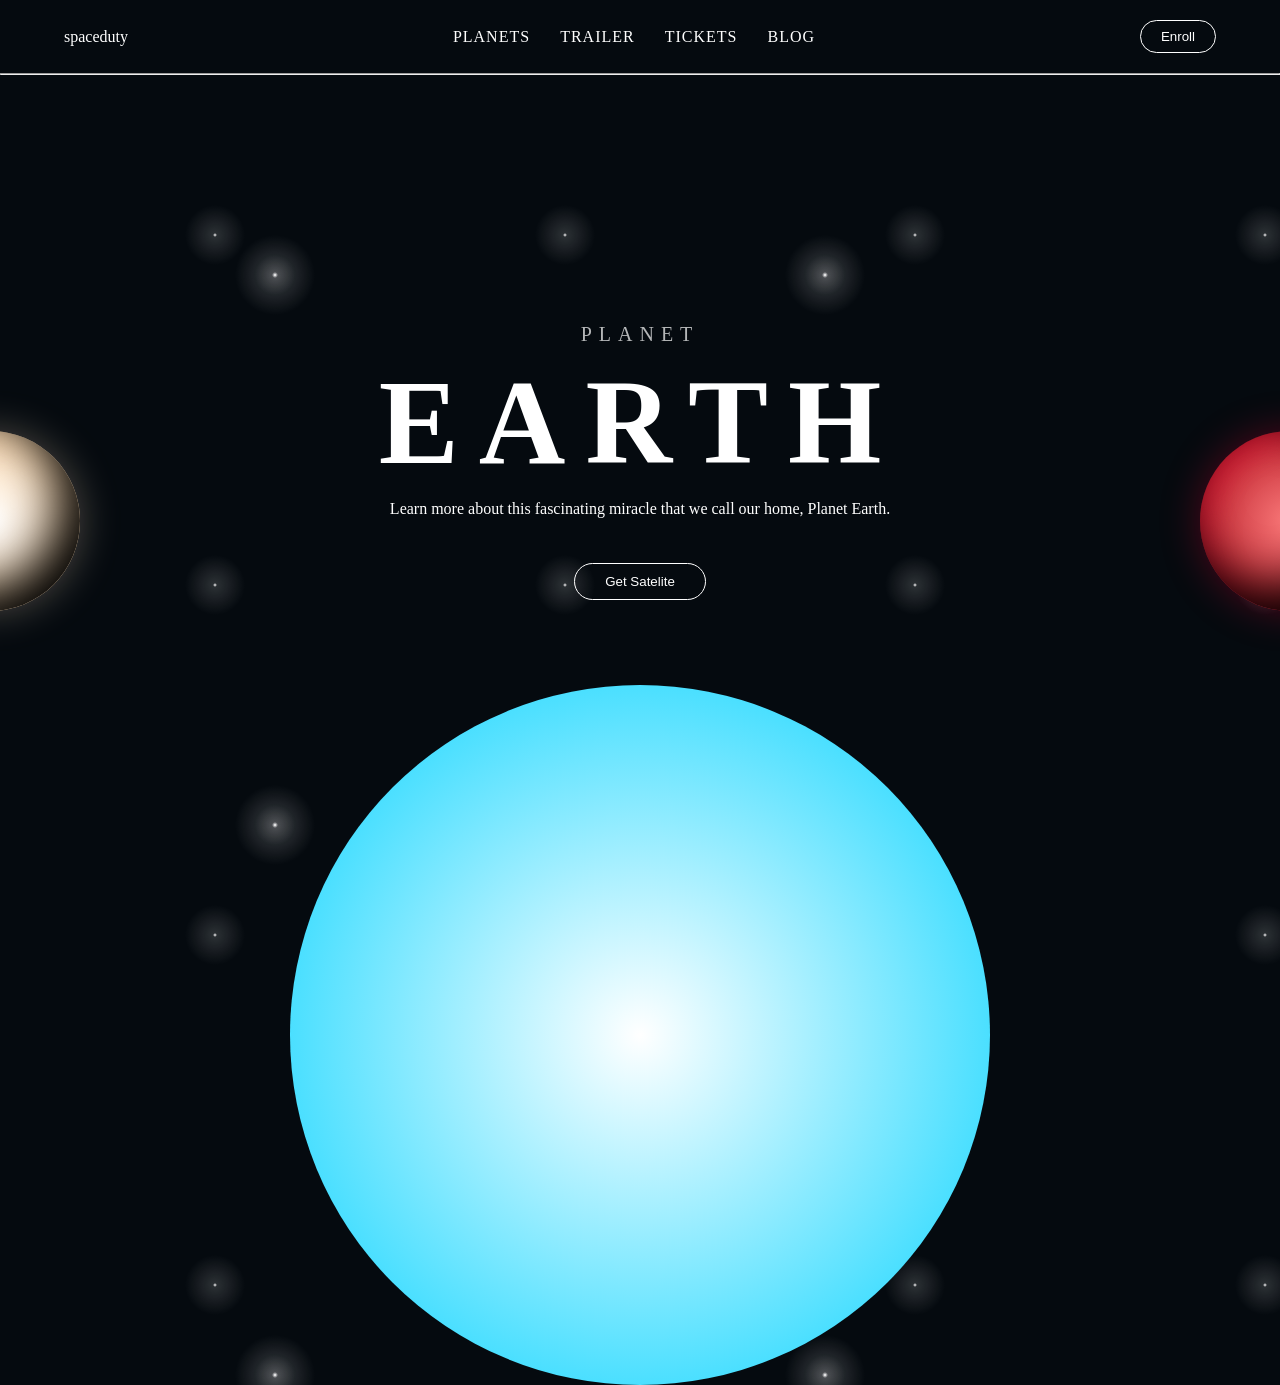
<file: space/index.html>
<!DOCTYPE html>
<html lang="en">
<head>
    <meta charset="UTF-8">
    <meta name="viewport" content="width=device-width, initial-scale=1.0">
    <title>SPACE</title>
    <link rel="stylesheet" href="style.css">
</head>
<body>
    <header>
        <nav>
            <div class="logo">spaceduty</div>
            <ul>
                <li>Planets</li>
                <li>Trailer</li>
                <li>Tickets</li>
                <li>Blog</li>
            </ul>
            <button class="enroll-btn">Enroll</button>
        </nav>
    </header>
    <hr>
    <section class="hero">
        <div class="content">
            <p class="subtitle">PLANET</p>
            <h1>EARTH</h1>
            <p class="description">Learn more about this fascinating miracle that we call our home, Planet Earth.
            </p>
            <button class="satelite-btn">Get Satelite</button>
        </div>
        <div class="planet-circle" tabindex="0"></div>
        </div>
        <div class="planet-venus" tabindex="0"></div>
        <div class="planet-mars" tabindex="0"></div></div>
    </section>
</body>
</html>
</file>
<file: space/style.css>
* {
    padding: 0;
    margin: 0;
    box-sizing: border-box;
}
body {
    background-color: #050a0f;
    min-height: 100vh;
    width: 100%;
    color: white;
    background-image: 
    radial-gradient(white, rgba(255, 255, 255, 0.2) 3px, transparent 40px),
    radial-gradient(white, rgba(255, 255, 255, 0.15) 2px, transparent 30px),
    radial-gradient(white, rgba(255, 255, 255, 0.1) 1px, transparent 20px);
    background-size: 550px 550px, 350px 350px;
    background-position: 0 0, 40px 60px;
    background-repeat: 50;
    
}
nav {
    display: flex;
    justify-content: space-between;
    align-items: center;
    padding: 20px 5%;
}
nav ul {
    display: flex;
    justify-content: space-between;
    list-style: none;
    gap: 30px;
}
nav ul li {
    font-size: 14 px;
    letter-spacing: 1px;
    cursor: pointer;
    text-transform: uppercase;
}
.enroll-btn {
    background: transparent;
    color: white;
    border: 1px solid white;
    padding: 8px 20px;
    border-radius: 20px;
    cursor: pointer;
    transition: 0.3s;
}
.enroll-btn:hover {
    background: white;
    color: #050a0f;
    border: 1px solid white;
    border-radius: 20px;
    cursor: pointer;
    padding: 8px 20px ;
    font-weight: bolder;
}
.hero {
    display: flex;
    flex-direction: column;
    align-items: center;
    justify-content: center;
    height: 90vh;
    text-align: center;
    overflow-right: hidden;
    position: relative;
}
h1 {
    font-size: 120px;
    letter-spacing: 20px;
    margin: 8px 0;
}    
.subtitle {
    font-size: 20px;
    letter-spacing: 7px;
    opacity: 0.7;
}
.planet-circle {
    width: 700px;
    height: 700px;
    border-radius: 50%;
    background-color: #00d2ff;
    box-shadow: inset -40px -40px 100px #000
     inset 20px 20px 60px rgba(0, 210, 255, 0.3)
      0 0 80px rgba(0, 210, 255, 0.3);
      transition: 0.4s;
      position: absolute;
      bottom: -500px;
      background-image: radial-gradient(white, rgba(0, 210, 255, 0.3) );
      animation: pulse 5s ease-in-out infinite;
}
.planet-circle:hover {
    width: 705px;
    height: 705px;
}
.planet-circle:active, .planet-circle:focus{
     width: 900px;
    height: 900px;
}

.content {
    position: absolute;
    bottom: 240px;
}
.satelite-btn {
    background: transparent;
    color: white;
    border: 1px solid white;
    padding: 10px 30px;
    border-radius: 20px;
    cursor: pointer;
    transition: 0.3s;
     margin: 45px 0;
}
.satelite-btn:hover {
    background: white;
    color: #050a0f;
    border: 1px solid white;
    border-radius: 20px;
    cursor: pointer;
    padding: 8px 20px;
    font-weight: 700;
}
.planet-venus {
    width: 180px;
    height: 180px;
    border-radius: 50%;
    background-color: bisque;
    position: absolute;
    top: 55%;
    transform: translateY(-50%);
    left: -100px;
    background-image: radial-gradient(white, rgba(255, 180, 88, 0.49));
    box-shadow: inset -20px -20px 50px #000,
     inset 10px 10px 30px rgba(255, 228, 196, 0.3),
      0 0 40px rgba(255, 228, 196, 0.3);
      animation: float 6s ease-in-out infinite;
      transition: 0.3s;
}
.planet-venus:hover {
    width: 190px;
    height: 190px;
    
}
.planet-venus:active, .planet-venus:focus {
    width: 500px;
    height: 500px;
    
}
.planet-mars {
    width: 180px;
    height: 180px;
    border-radius: 50%;
    background-color: maroon;
    position: absolute;
    top: 55%;
    transform: translateY(-50%);
    right: -100px;
    background-image: radial-gradient(rgb(250, 121, 121), rgba(253, 3, 57, 0.3));
    box-shadow: inset -20px -20px 50px #000,
     inset 10px 10px 30px rgba(253, 3, 57, 0.3),
      0 0 40px rgba(253, 3, 57, 0.3);   
    animation: float 7s ease-in-out infinite;
    transition: 0.3s;
}
.planet-mars:hover {
    width: 190px;
    height: 190px;
}
.planet-mars:active, .planet-mars:focus {
    width: 500px;
    height: 500px;

}

@keyframes float {
    0% {transform: translateY(-50%) translateX(0px);}
    50% {transform: translateY(-55%) translateX(10px);}
    100% {transform: translateY(-50%) translateX(0px);}
}
@keyframes pulse {
    0% { box-shadow: inset -40px -40px 100px #000, 0 0 50px rgba(0, 210, 255, 0.2); }
    50% { box-shadow: inset -40px -40px 100px #000, 0 0 100px rgba(0, 210, 255, 0.5); }
    100% { box-shadow: inset -40px -40px 100px #000, 0 0 50px rgba(0, 210, 255, 0.2); }
}
</file>
